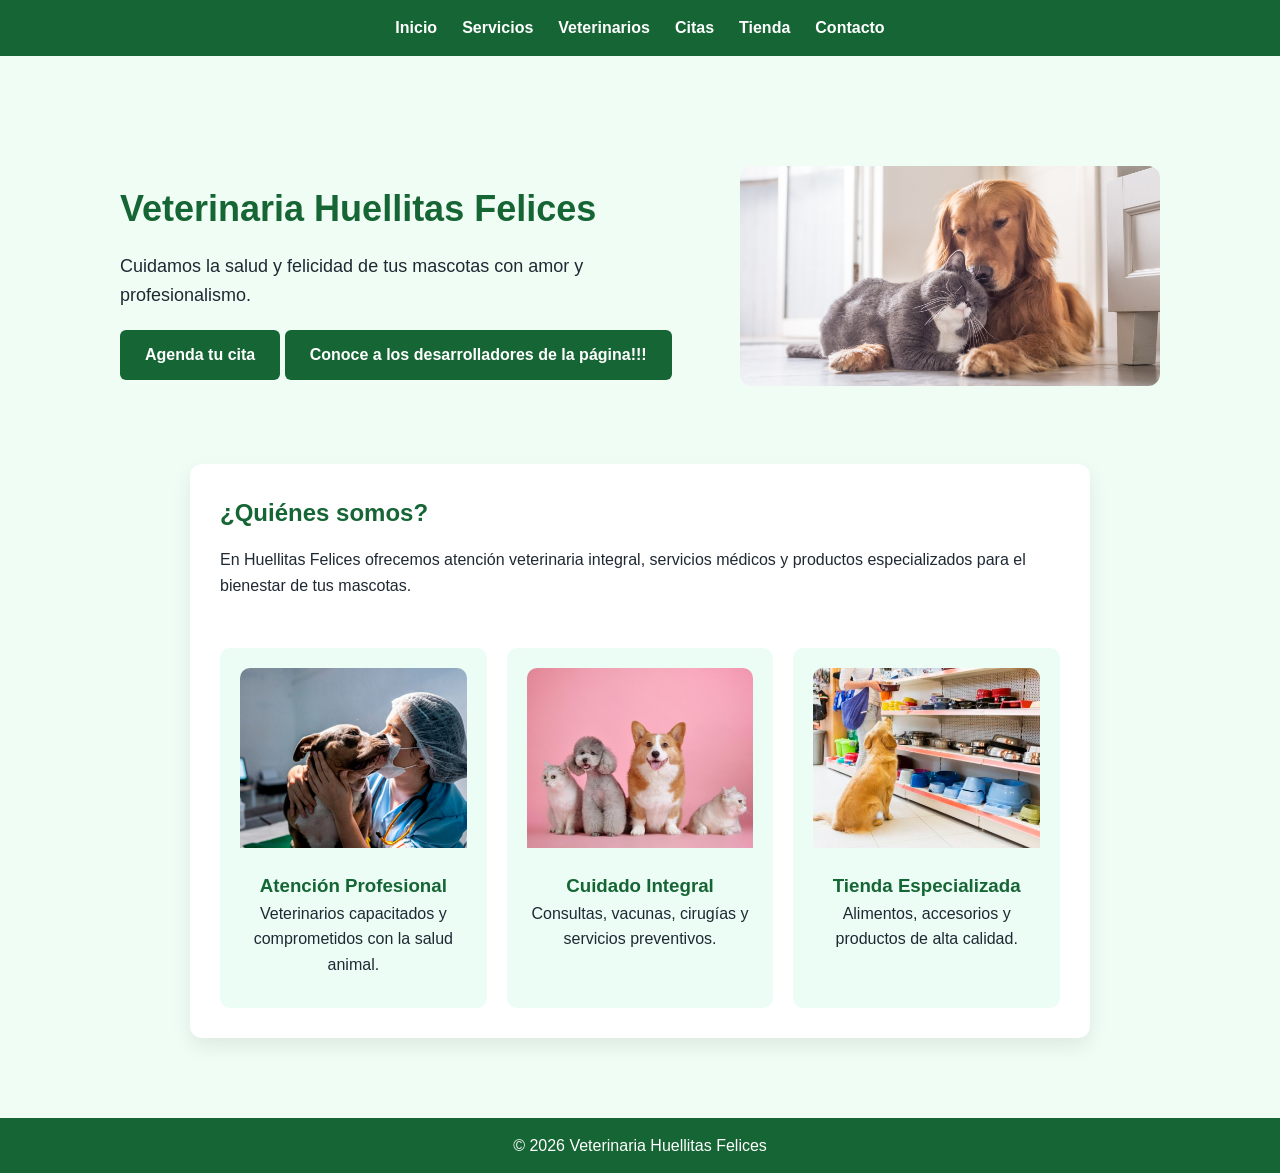
<file: index.html>
<!DOCTYPE html>
<html lang="es">
<head>
    <meta charset="UTF-8">
    <title>Huellitas Felices</title>
    <link rel="stylesheet" href="css/styles.css">
</head>
<body>

<header>
    <nav>
        <ul>
            <li><a href="index.html">Inicio</a></li>
            <li><a href="vistas/servicios.html">Servicios</a></li>
            <li><a href="vistas/veterinarios.html">Veterinarios</a></li>
            <li><a href="vistas/citas.html">Citas</a></li>
            <li><a href="vistas/tienda.html">Tienda</a></li>
            <li><a href="vistas/contacto.html">Contacto</a></li>
        </ul>
    </nav>
</header>

<main>

    <!-- presentación -->
    <section class="hero">
        <div class="hero-texto">
            <h1>Veterinaria Huellitas Felices</h1>
            <p>Cuidamos la salud y felicidad de tus mascotas con amor y profesionalismo.</p>
            <a href="vistas/citas.html" class="btn-principal">Agenda tu cita</a>
            <a href="vistas-personales/menu-datos-personales.html" class="btn-principal">
                Conoce a los desarrolladores de la página!!!</a>
        </div>
        <div class="hero-imagen">
            <img src="img/menu/hero-mascotas.jpg" alt="Perro y gato felices">
        </div>
    </section>

    <!-- sección principal -->
    <section class="section">
        <h2>¿Quiénes somos?</h2>
        <p>
            En Huellitas Felices ofrecemos atención veterinaria integral,
            servicios médicos y productos especializados para el bienestar
            de tus mascotas.
        </p>

        <div class="cards-inicio">

            <div class="card">
                <img src="img/menu/consulta.jpg" alt="Consulta veterinaria">
                <h3>Atención Profesional</h3>
                <p>Veterinarios capacitados y comprometidos con la salud animal.</p>
            </div>

            <div class="card">
                <img src="img/menu/mascotas.jpg" alt="Mascotas felices">
                <h3>Cuidado Integral</h3>
                <p>Consultas, vacunas, cirugías y servicios preventivos.</p>
            </div>

            <div class="card">
                <img src="img/menu/tienda.jpg" alt="Tienda para mascotas">
                <h3>Tienda Especializada</h3>
                <p>Alimentos, accesorios y productos de alta calidad.</p>
            </div>

        </div>
    </section>

</main>

<footer>
    <p>© 2026 Veterinaria Huellitas Felices</p>
</footer>

</body>
</html>
</file>
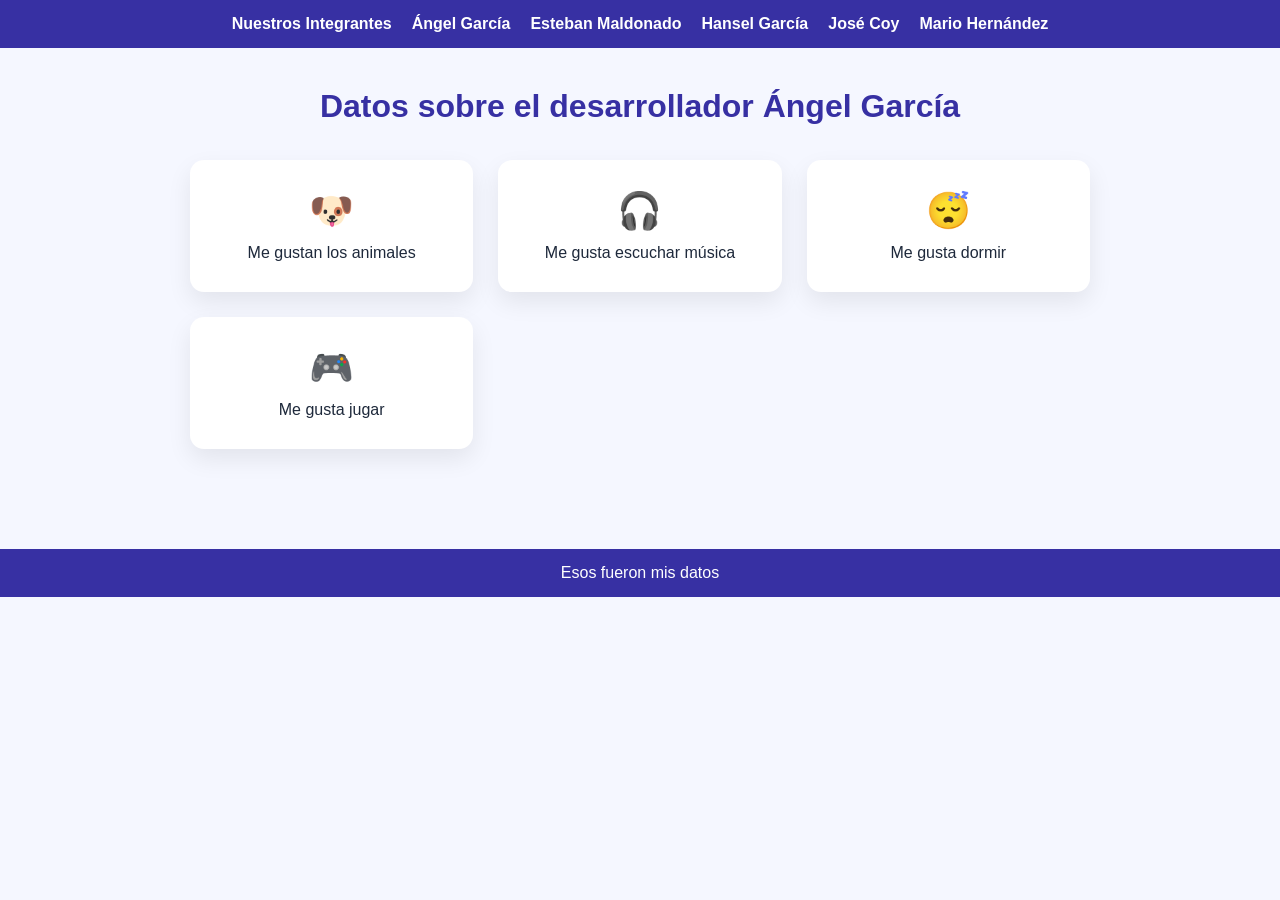
<file: vistas-personales/angel-garcia.html>
<!DOCTYPE html>
<html lang="es">
<head>
    <meta charset="UTF-8">
    <title>Datos sobre mí | Ángel García</title>
    <link rel="stylesheet" href="../css/personales.css">
</head>

<body>

<header>
    <nav>
        <ul>
            <li><a href="menu-datos-personales.html">Nuestros Integrantes</a></li>
            <li><a href="angel-garcia.html">Ángel García</a></li>
            <li><a href="esteban-madonado.html">Esteban Maldonado</a></li>
            <li><a href="hansel-garcia.html">Hansel García</a></li>
            <li><a href="jose-coy.html">José Coy</a></li>
            <li><a href="mario-hernandez.html">Mario Hernández</a></li>
        </ul>
    </nav>
</header>

<main>
    <h1>Datos sobre el desarrollador Ángel García</h1>

    <section class="cards">
        <div class="card">
            <span>🐶</span>
            <p>Me gustan los animales</p>
        </div>

        <div class="card">
            <span>🎧</span>
            <p>Me gusta escuchar música</p>
        </div>

        <div class="card">
            <span>😴</span>
            <p>Me gusta dormir</p>
        </div>

        <div class="card">
            <span>🎮</span>
            <p>Me gusta jugar</p>
        </div>
    </section>
</main>

<footer>
    <p>Esos fueron mis datos</p>
</footer>

</body>
</html>
</file>
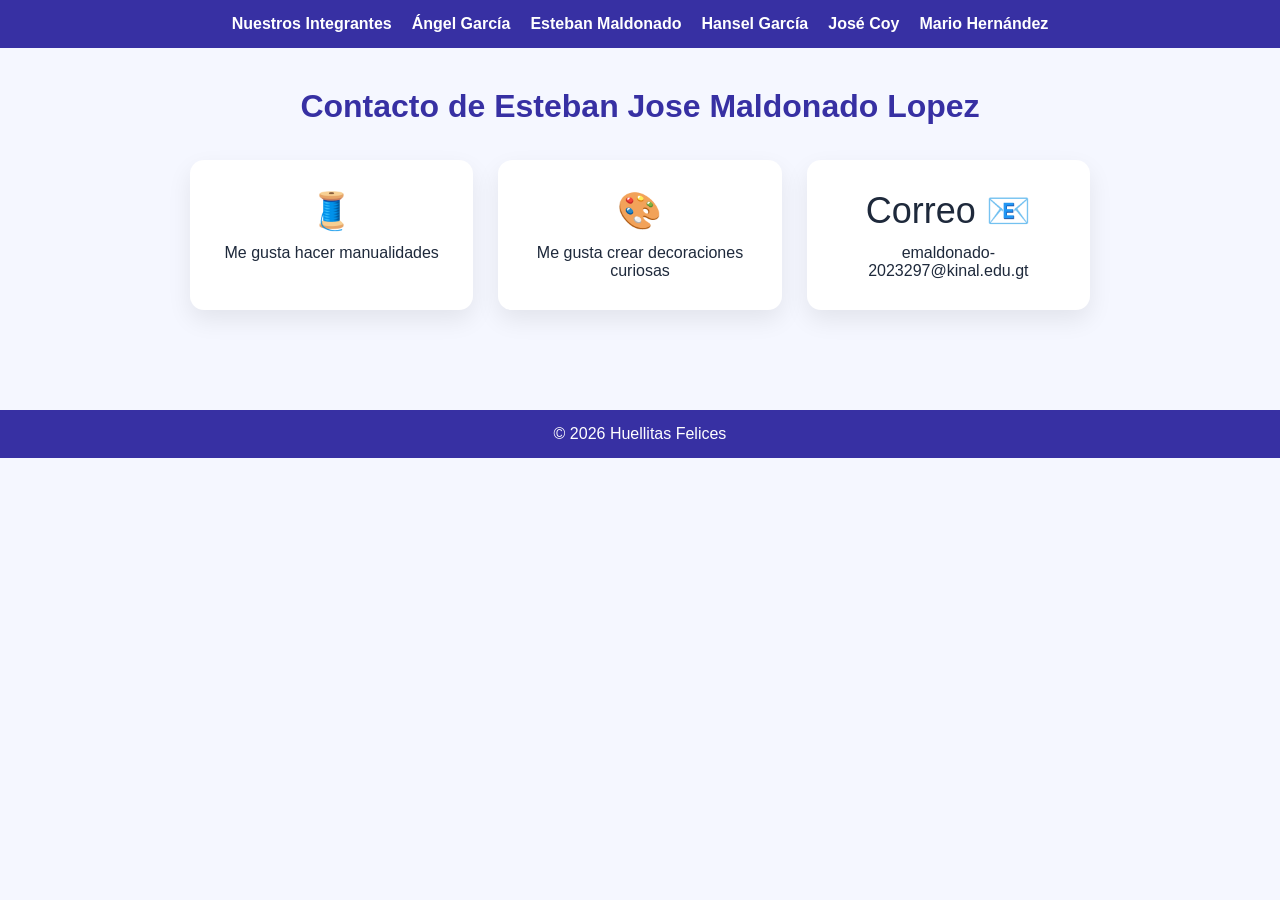
<file: vistas-personales/esteban-madonado.html>
<!DOCTYPE html>
<html lang="es">
<head>
    <meta charset="UTF-8">
    <title>Datos sobre mí | Esteban Maldonado</title>
    <link rel="stylesheet" href="../css/personales.css">
</head>

<body>

<header>
    <nav>
        <ul>
            <li><a href="menu-datos-personales.html">Nuestros Integrantes</a></li>
            <li><a href="angel-garcia.html">Ángel García</a></li>
            <li><a href="esteban-madonado.html">Esteban Maldonado</a></li>
            <li><a href="hansel-garcia.html">Hansel García</a></li>
            <li><a href="jose-coy.html">José Coy</a></li>
            <li><a href="mario-hernandez.html">Mario Hernández</a></li>
        </ul>
    </nav>
</header>

<main>
    <h1>Contacto de Esteban Jose Maldonado Lopez</h1>

    <section class="cards">

        <div class="card">
            <span>🧵</span>
            Me gusta hacer manualidades
        </div>

        <div class="card">
            <span>🎨</span>
            Me gusta crear decoraciones curiosas
        </div>

        <div class="card">
            <span>Correo 📧</span>
            emaldonado-2023297@kinal.edu.gt
        </div>

    </section>
</main>

<footer>
    <p>© 2026 Huellitas Felices</p>
</footer>

</body>
</html>
</file>
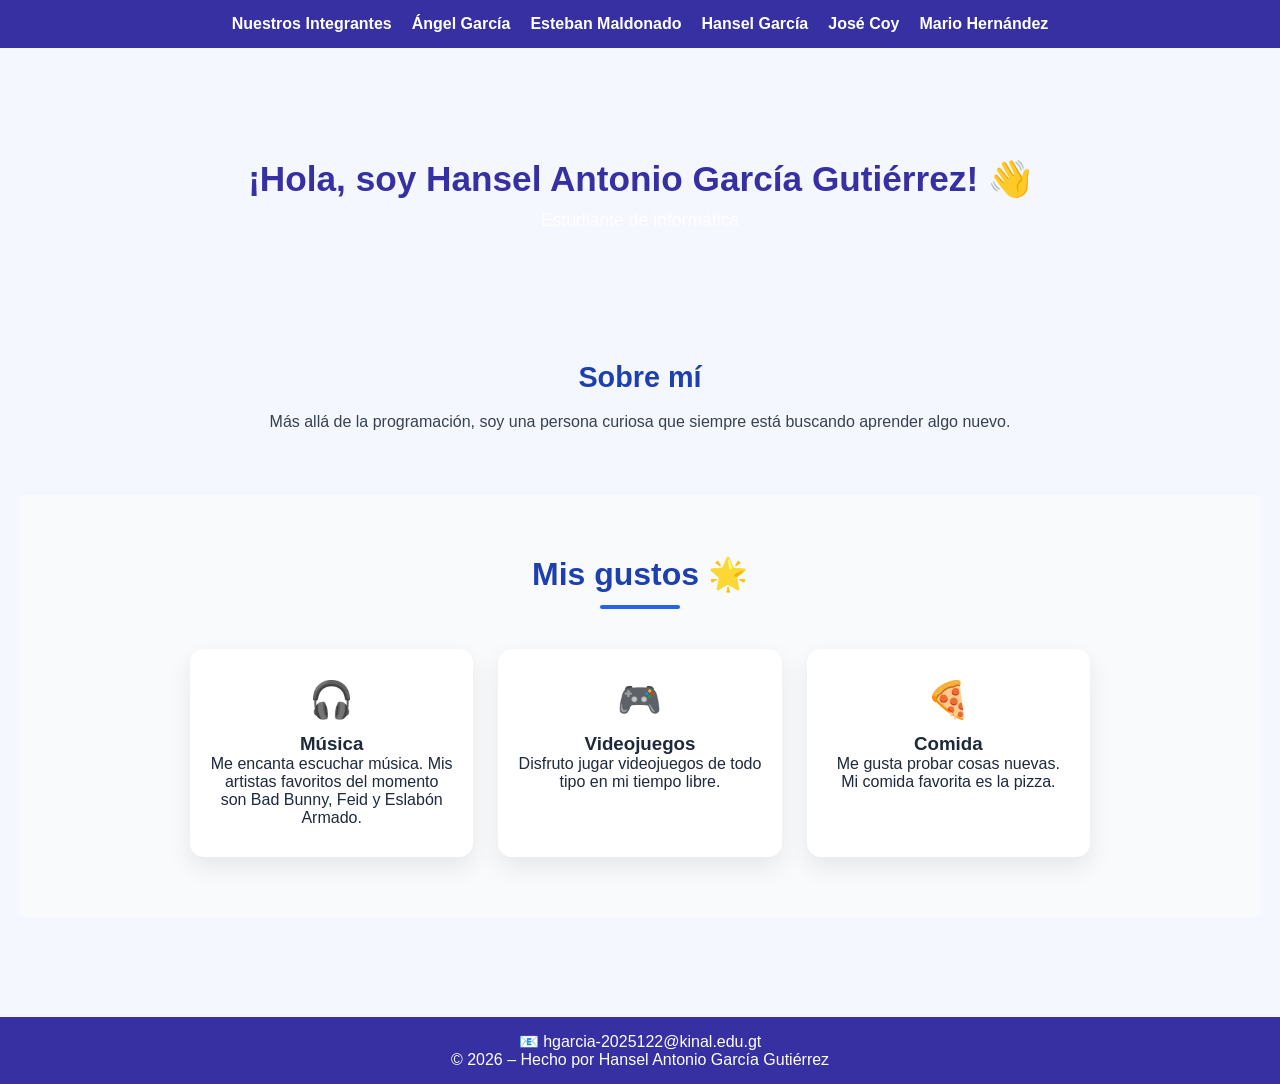
<file: vistas-personales/hansel-garcia.html>
<!DOCTYPE html>
<html lang="es">

<head>
    <meta charset="UTF-8">
    <meta name="viewport" content="width=device-width, initial-scale=1.0">
    <title>Mi Perfil Personal | Hansel Antonio García Gutiérrez</title>
    <link rel="stylesheet" href="../css/personales.css">
</head>

<body>

<header>
    <nav>
        <ul>
            <li><a href="menu-datos-personales.html">Nuestros Integrantes</a></li>
            <li><a href="angel-garcia.html">Ángel García</a></li>
            <li><a href="esteban-madonado.html">Esteban Maldonado</a></li>
            <li><a href="hansel-garcia.html">Hansel García</a></li>
            <li><a href="jose-coy.html">José Coy</a></li>
            <li><a href="mario-hernandez.html">Mario Hernández</a></li>
        </ul>
    </nav>
</header>

<main>

    <section class="perfil-hero">
        <h1>¡Hola, soy Hansel Antonio García Gutiérrez! 👋</h1>
        <p>Estudiante de informática</p>
    </section>

    <section class="section-compromiso">
        <h2>Sobre mí</h2>
        <p>
            Más allá de la programación, soy una persona curiosa que siempre está
            buscando aprender algo nuevo.
        </p>
    </section>

    <section class="section-servicios">
        <h2>Mis gustos 🌟</h2>

        <div class="cards">
            <div class="card">
                <span>🎧</span>
                <h3>Música</h3>
                <p>
                    Me encanta escuchar música. Mis artistas favoritos del momento son
                    Bad Bunny, Feid y Eslabón Armado.
                </p>
            </div>

            <div class="card">
                <span>🎮</span>
                <h3>Videojuegos</h3>
                <p>
                    Disfruto jugar videojuegos de todo tipo en mi tiempo libre.
                </p>
            </div>

            <div class="card">
                <span>🍕</span>
                <h3>Comida</h3>
                <p>
                    Me gusta probar cosas nuevas. Mi comida favorita es la pizza.
                </p>
            </div>
        </div>
    </section>

</main>

<footer>
    <p>📧 hgarcia-2025122@kinal.edu.gt</p>
    <p>© 2026 – Hecho por Hansel Antonio García Gutiérrez</p>
</footer>

</body>
</html>
</file>
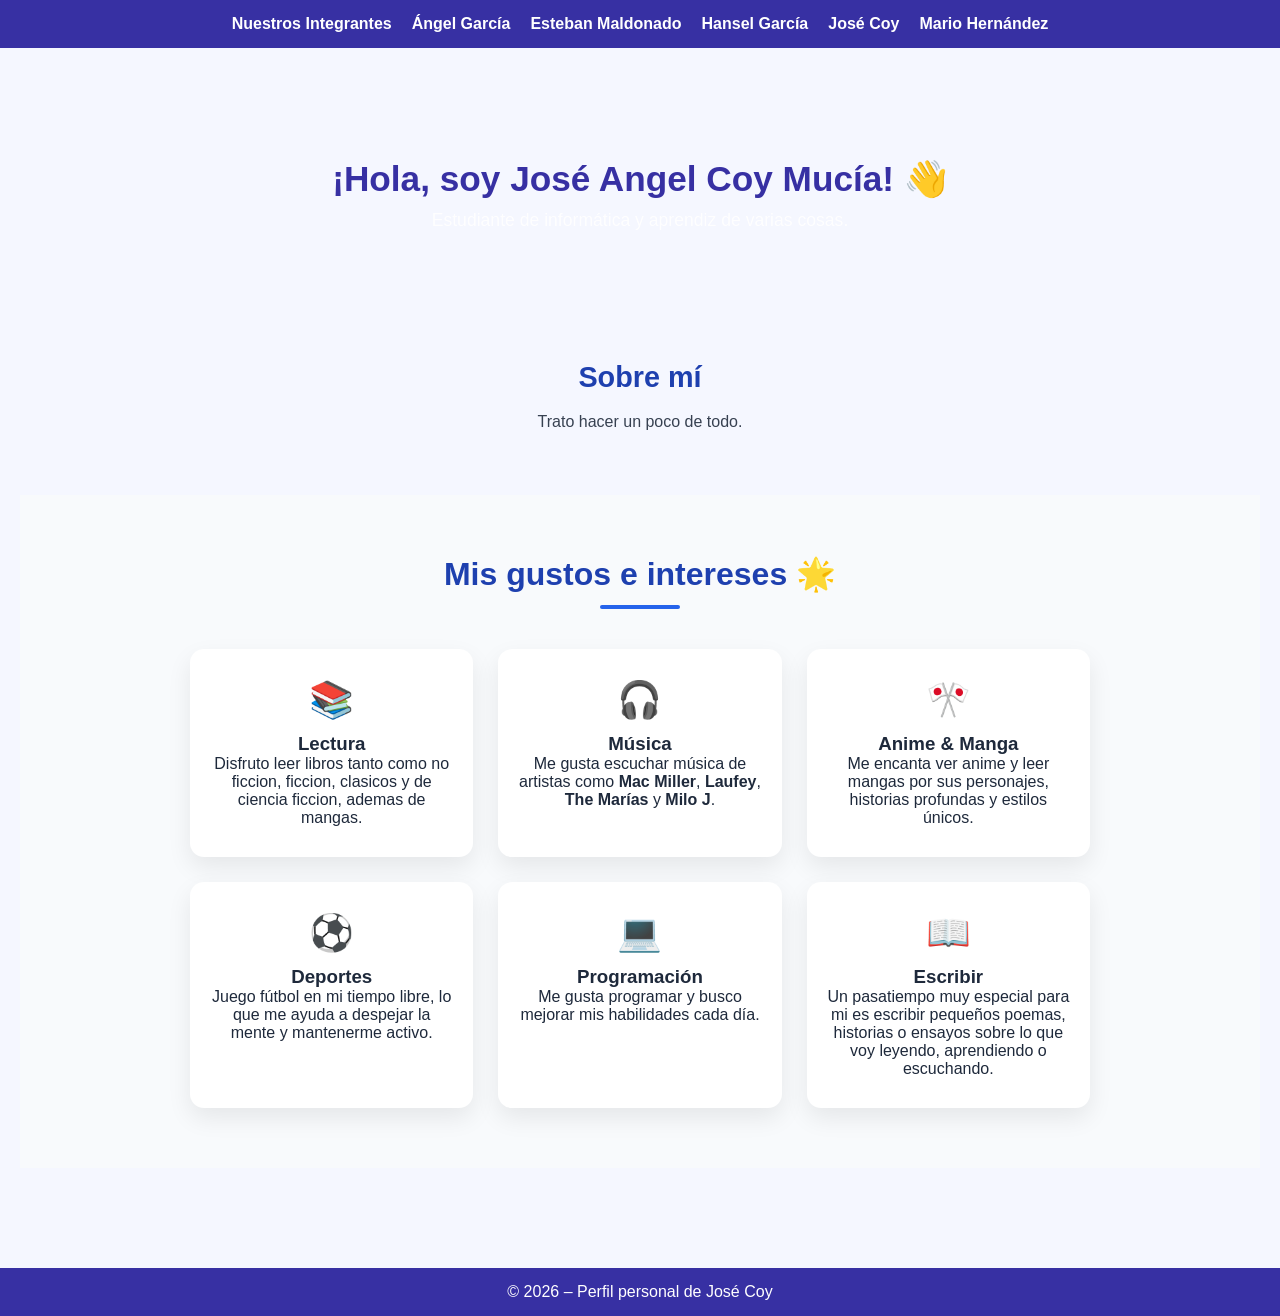
<file: vistas-personales/jose-coy.html>
<!DOCTYPE html>
<html lang="es">
<head>
    <meta charset="UTF-8" />
    <meta name="viewport" content="width=device-width, initial-scale=1.0" />
    <title>Perfil | José Coy</title>
    <link rel="stylesheet" href="../css/personales.css">
</head>

<body>

<header>
    <nav>
        <ul>
            <li><a href="menu-datos-personales.html">Nuestros Integrantes</a></li>
            <li><a href="angel-garcia.html">Ángel García</a></li>
            <li><a href="esteban-madonado.html">Esteban Maldonado</a></li>
            <li><a href="hansel-garcia.html">Hansel García</a></li>
            <li><a href="jose-coy.html">José Coy</a></li>
            <li><a href="mario-hernandez.html">Mario Hernández</a></li>
        </ul>
    </nav>
</header>

<main>

    <!-- HERO -->
    <section class="perfil-hero">
        <h1>¡Hola, soy José Angel Coy Mucía! 👋</h1>
        <p>Estudiante de informática y aprendiz de varias cosas.</p>
    </section>

    <!-- SOBRE MÍ -->
    <section class="section-compromiso">
        <h2>Sobre mí</h2>
        <p>
            Trato hacer un poco de todo.
        </p>
    </section>

    <!-- GUSTOS -->
    <section class="section-servicios">
        <h2>Mis gustos e intereses 🌟</h2>

        <div class="cards">

            <div class="card">
                <span>📚</span>
                <h3>Lectura</h3>
                <p>
                    Disfruto leer libros tanto como no ficcion, ficcion, 
                    clasicos y de ciencia ficcion, ademas de mangas.
                </p>
            </div>

            <div class="card">
                <span>🎧</span>
                <h3>Música</h3>
                <p>
                    Me gusta escuchar música de artistas como
                    <strong>Mac Miller</strong>, <strong>Laufey</strong>,
                    <strong>The Marías</strong> y <strong>Milo J</strong>.
                </p>
            </div>

            <div class="card">
                <span>🎌</span>
                <h3>Anime & Manga</h3>
                <p>
                    Me encanta ver anime y leer mangas por sus personajes,
                    historias profundas y estilos únicos.
                </p>
            </div>

            <div class="card">
                <span>⚽</span>
                <h3>Deportes</h3>
                <p>
                    Juego fútbol en mi tiempo libre, lo que me ayuda a
                    despejar la mente y mantenerme activo.
                </p>
            </div>

            <div class="card">
                <span>💻</span>
                <h3>Programación</h3>
                <p>
                    Me gusta programar y busco mejorar mis habilidades cada día.
                </p>
            </div>

            <div class="card">
                <span>📖</span>
                <h3>Escribir</h3>
                <p>
                    Un pasatiempo muy especial para mi es escribir pequeños poemas,
                    historias o ensayos sobre lo que voy leyendo, aprendiendo o escuchando.
                </p>
            </div>

        </div>
    </section>

</main>

<footer>
    <p>© 2026 – Perfil personal de José Coy</p>
</footer>

</body>
</html>
</file>
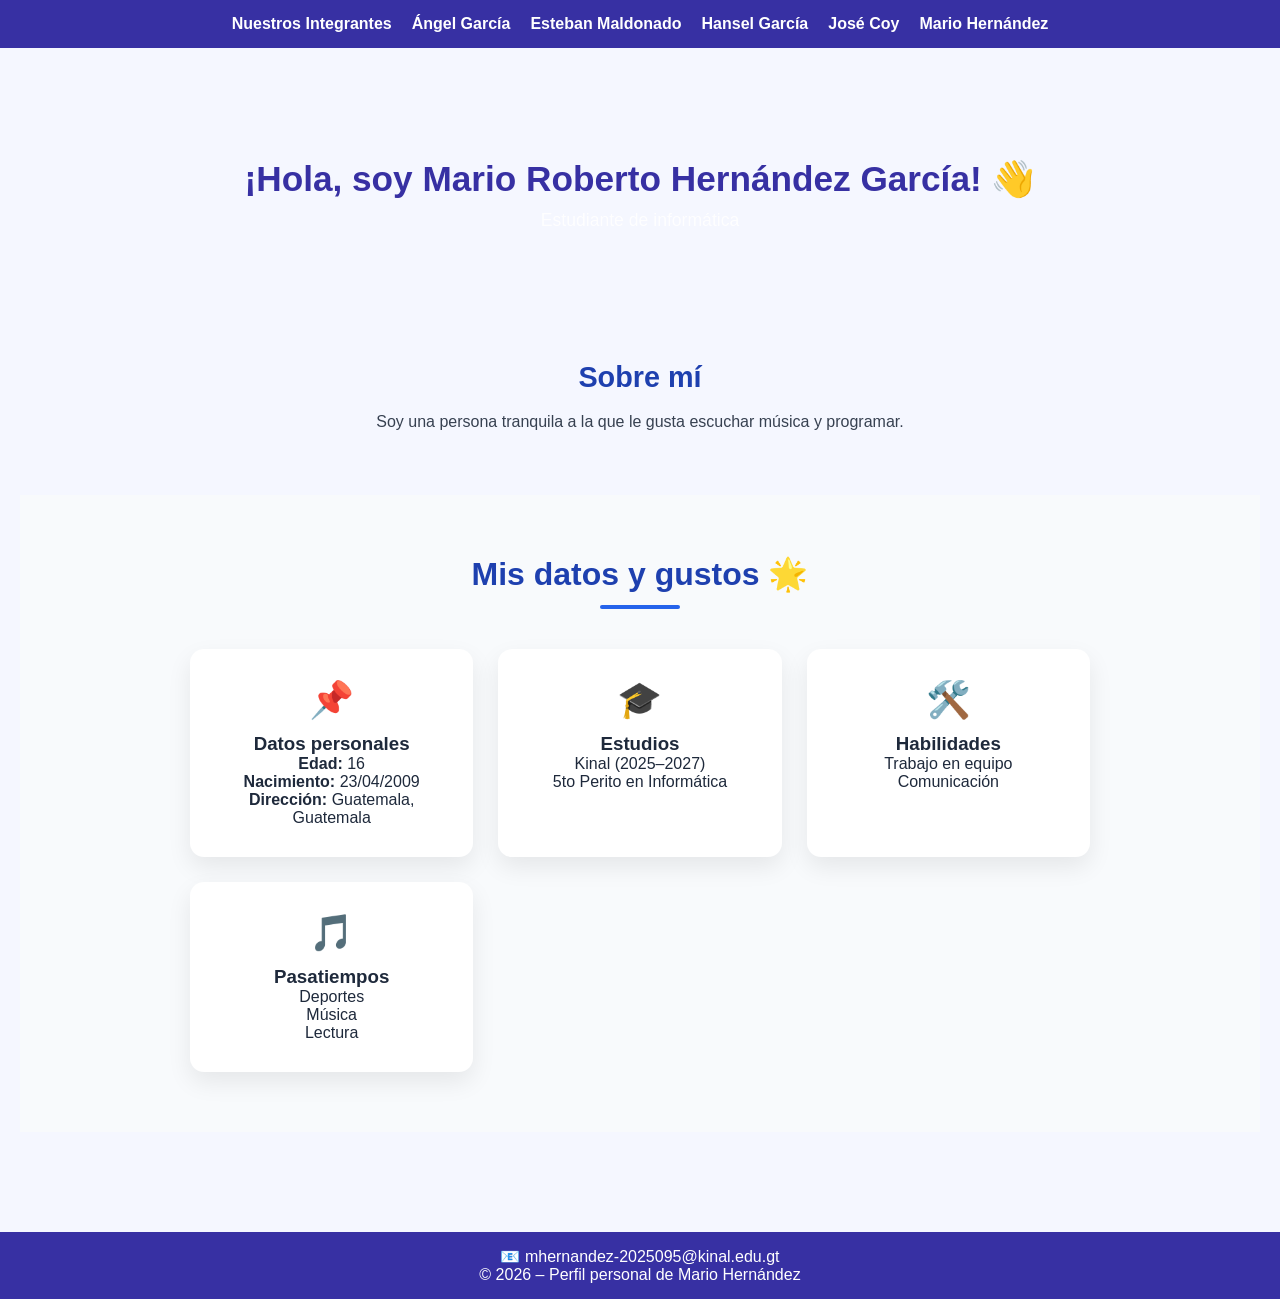
<file: vistas-personales/mario-hernandez.html>
<!DOCTYPE html>
<html lang="es">
<head>
    <meta charset="UTF-8" />
    <meta name="viewport" content="width=device-width, initial-scale=1.0" />
    <title>Perfil | Mario Roberto Hernández García</title>
    <link rel="stylesheet" href="../css/personales.css">
</head>

<body>

<header>
    <nav>
        <ul>
            <li><a href="menu-datos-personales.html">Nuestros Integrantes</a></li>
            <li><a href="angel-garcia.html">Ángel García</a></li>
            <li><a href="esteban-madonado.html">Esteban Maldonado</a></li>
            <li><a href="hansel-garcia.html">Hansel García</a></li>
            <li><a href="jose-coy.html">José Coy</a></li>
            <li><a href="mario-hernandez.html">Mario Hernández</a></li>
        </ul>
    </nav>
</header>

<main>

    <section class="perfil-hero">
        <h1>¡Hola, soy Mario Roberto Hernández García! 👋</h1>
        <p>Estudiante de informática</p>
    </section>

    <section class="section-compromiso">
        <h2>Sobre mí</h2>
        <p>
            Soy una persona tranquila a la que le gusta escuchar música
            y programar.
        </p>
    </section>

    <section class="section-servicios">
        <h2>Mis datos y gustos 🌟</h2>

        <div class="cards">
            <div class="card">
                <span>📌</span>
                <h3>Datos personales</h3>
                <p><strong>Edad:</strong> 16</p>
                <p><strong>Nacimiento:</strong> 23/04/2009</p>
                <p><strong>Dirección:</strong> Guatemala, Guatemala</p>
            </div>

            <div class="card">
                <span>🎓</span>
                <h3>Estudios</h3>
                <p>Kinal (2025–2027)</p>
                <p>5to Perito en Informática</p>
            </div>

            <div class="card">
                <span>🛠️</span>
                <h3>Habilidades</h3>
                <p>Trabajo en equipo</p>
                <p>Comunicación</p>
            </div>

            <div class="card">
                <span>🎵</span>
                <h3>Pasatiempos</h3>
                <p>Deportes</p>
                <p>Música</p>
                <p>Lectura</p>
            </div>
        </div>
    </section>

</main>

<footer class="perfil-footer">
    <p>📧 mhernandez-2025095@kinal.edu.gt</p>
    <p>© 2026 – Perfil personal de Mario Hernández</p>
</footer>

</body>
</html>
</file>
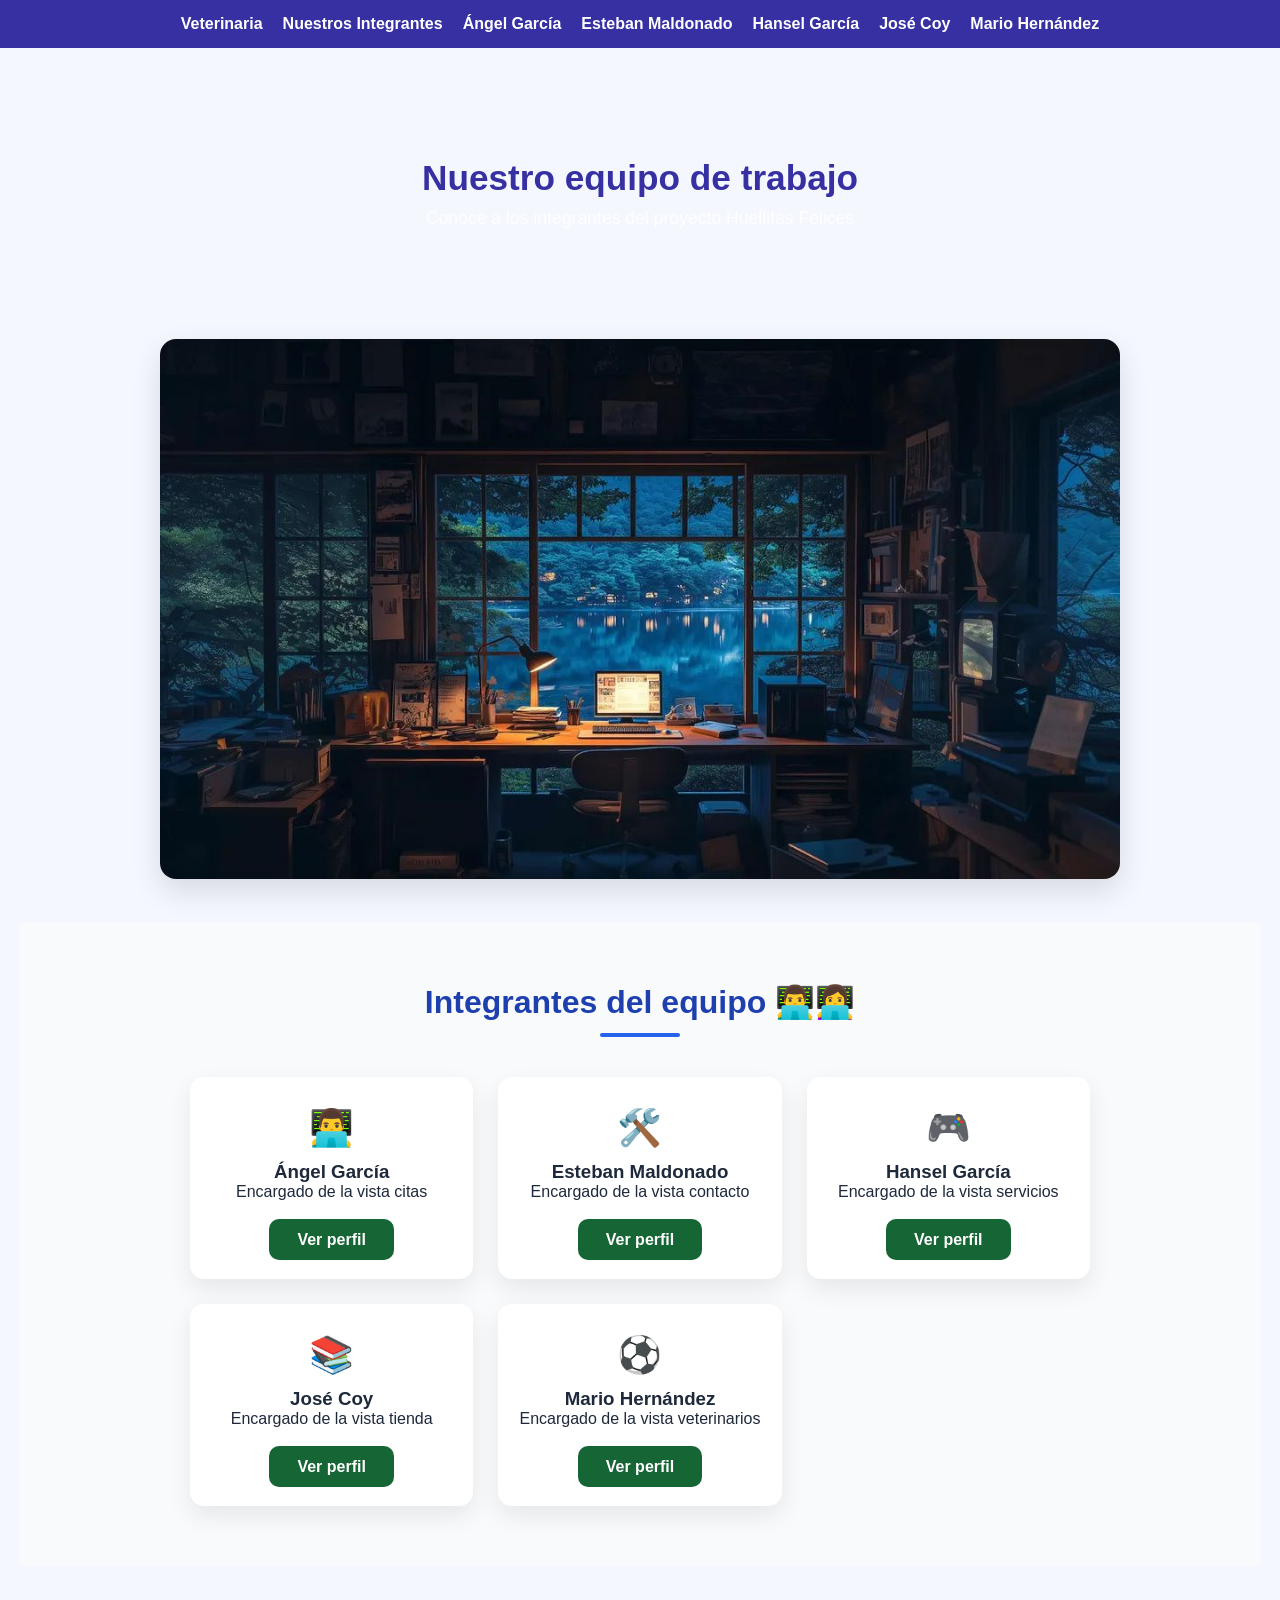
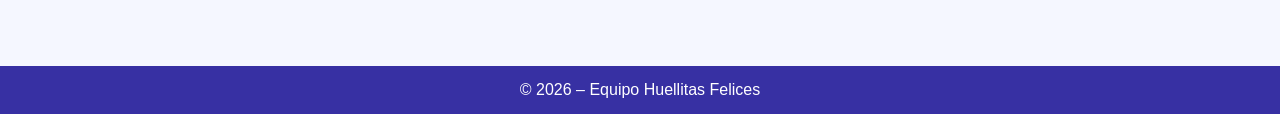
<file: vistas-personales/menu-datos-personales.html>
<!DOCTYPE html>
<html lang="es">
<head>
    <meta charset="UTF-8" />
    <meta name="viewport" content="width=device-width, initial-scale=1.0" />
    <title>Nuestros Integrantes | Huellitas Felices</title>
    <link rel="stylesheet" href="../css/personales.css">
</head>

<body>

<header>
    <nav>
        <ul>
            <li><a href="../index.html">Veterinaria</a></li>
            <li><a href="menu-datos-personales.html">Nuestros Integrantes</a></li>
            <li><a href="angel-garcia.html">Ángel García</a></li>
            <li><a href="esteban-madonado.html">Esteban Maldonado</a></li>
            <li><a href="hansel-garcia.html">Hansel García</a></li>
            <li><a href="jose-coy.html">José Coy</a></li>
            <li><a href="mario-hernandez.html">Mario Hernández</a></li>
        </ul>
    </nav>
</header>

<main>

    <section class="perfil-hero">
        <h1>Nuestro equipo de trabajo </h1>
        <p>Conoce a los integrantes del proyecto Huellitas Felices</p>
    </section>

    <section style="max-width: 1000px; margin: 40px auto; padding: 0 20px;">
        <img 
            src="../img/menu/integrantes-banner.jpg" 
            alt="Equipo de trabajo"
            style="
                width: 100%;
                border-radius: 16px;
                box-shadow: 0 12px 30px rgba(0,0,0,0.12);
            "
        >
    </section>

    <!-- CARDS DE INTEGRANTES -->
    <section class="section-servicios">
        <h2>Integrantes del equipo 👨‍💻👩‍💻</h2>

        <div class="cards">

            <div class="card">
                <span>👨‍💻</span>
                <h3>Ángel García</h3>
                <p>Encargado de la vista citas</p>
                <div class="action-button">
                    <a href="angel-garcia.html">Ver perfil</a>
                </div>
            </div>

            <div class="card">
                <span>🛠️</span>
                <h3>Esteban Maldonado</h3>
                <p>Encargado de la vista contacto</p>
                <div class="action-button">
                    <a href="esteban-madonado.html">Ver perfil</a>
                </div>
            </div>

            <div class="card">
                <span>🎮</span>
                <h3>Hansel García</h3>
                <p>Encargado de la vista servicios</p>
                <div class="action-button">
                    <a href="hansel-garcia.html">Ver perfil</a>
                </div>
            </div>

            <div class="card">
                <span>📚</span>
                <h3>José Coy</h3>
                <p>Encargado de la vista tienda</p>
                <div class="action-button">
                    <a href="jose-coy.html">Ver perfil</a>
                </div>
            </div>

            <div class="card">
                <span>⚽</span>
                <h3>Mario Hernández</h3>
                <p>Encargado de la vista veterinarios</p>
                <div class="action-button">
                    <a href="mario-hernandez.html">Ver perfil</a>
                </div>
            </div>

        </div>
    </section>

</main>

<footer>
    <p>© 2026 – Equipo Huellitas Felices</p>
</footer>

</body>
</html>
</file>
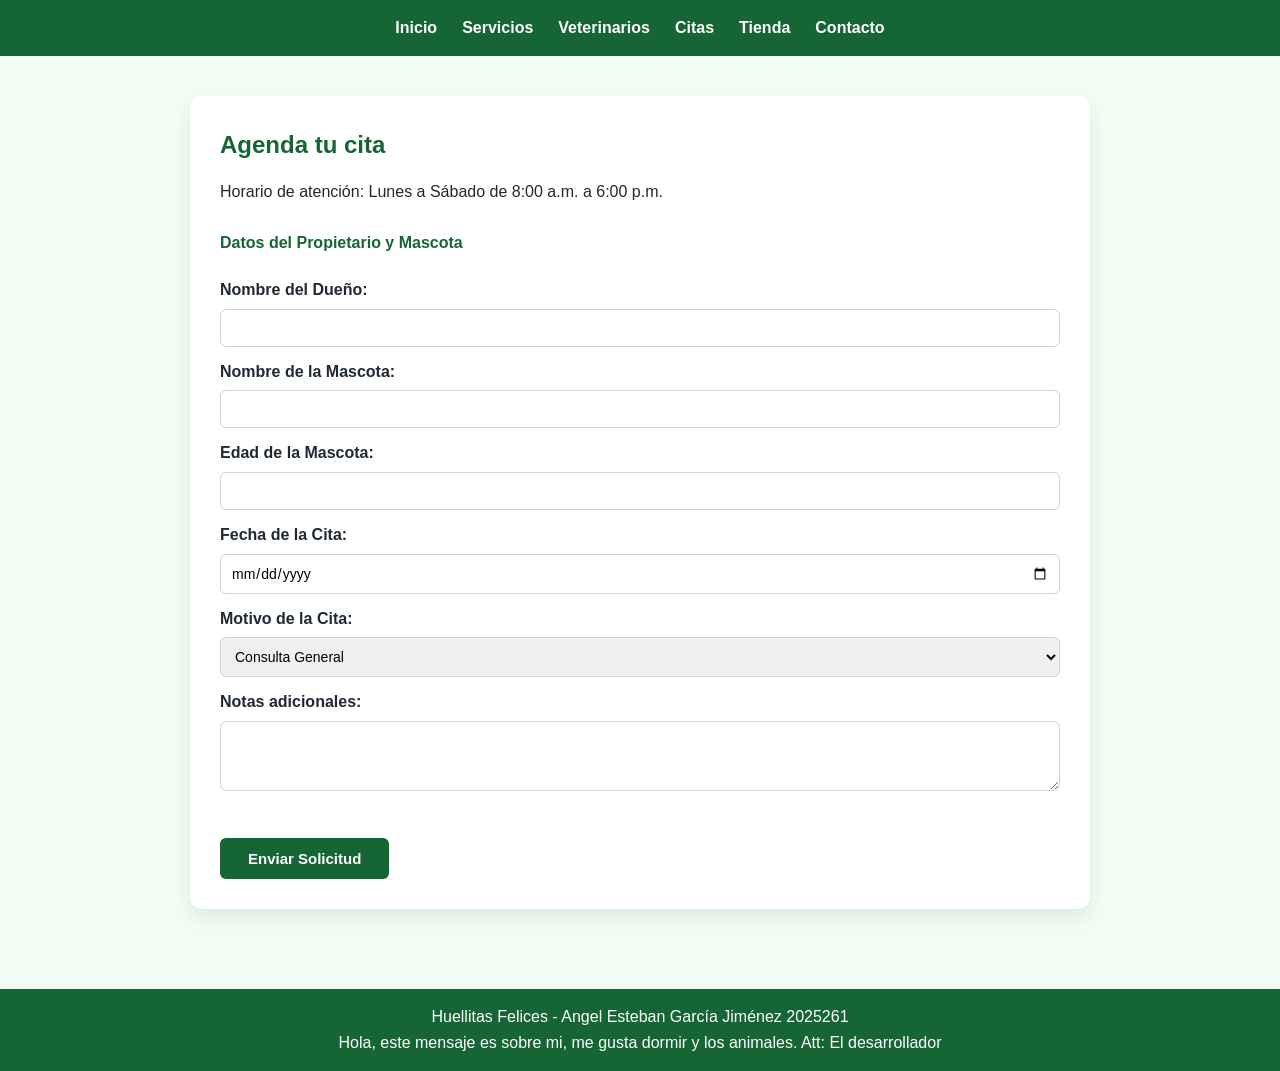
<file: vistas/citas.html>
<!DOCTYPE html>
<html lang="es">
<head>
    <meta charset="UTF-8">
    <title>Citas | Huellitas Felices</title>
    <link rel="stylesheet" href="../css/styles.css">
</head>
<body>

<header>
    <nav>
        <ul>
            <li><a href="../index.html">Inicio</a></li>
            <li><a href="servicios.html">Servicios</a></li>
            <li><a href="veterinarios.html">Veterinarios</a></li>
            <li><a href="citas.html">Citas</a></li>
            <li><a href="tienda.html">Tienda</a></li>
            <li><a href="contacto.html">Contacto</a></li>
        </ul>
    </nav>
</header>

<main>
    <section class="section">

        <h1>Agenda tu cita</h1>
        <p>Horario de atención: Lunes a Sábado de 8:00 a.m. a 6:00 p.m.</p>

        <form class="form-citas">
            <fieldset>
                <legend>Datos del Propietario y Mascota</legend>
                <label for="nombre-dueno">Nombre del Dueño:</label>
                <input type="text" id="nombre-dueno" name="nombre-dueno" required>

                <label for="nombre-mascota">Nombre de la Mascota:</label>
                <input type="text" id="nombre-mascota" name="nombre-mascota" required>
                
                <label for="edad-mascota">Edad de la Mascota:</label>
                <input type="number" id="edad-mascota" name="edad-mascota" min="0" required>


                <label for="fecha">Fecha de la Cita:</label>
                <input type="date" id="fecha" name="fecha" required>

                <label for="motivo">Motivo de la Cita:</label>
                <select id="motivo" name="motivo">
                    <option value="consulta">Consulta General</option>
                    <option value="vacuna">Vacunación</option>
                    <option value="estetica">Estética</option>
                    <option value="cirugia">Cirugía</option>
                </select>

                <label for="notas">Notas adicionales:</label>
               

                <textarea id="notas" name="notas" rows="3"></textarea>
            </fieldset>

            <button type="submit">Enviar Solicitud</button>
        </form>
    </section>
</main>

<footer>
    <p>Huellitas Felices - Angel Esteban García Jiménez 2025261</p>
    <p>Hola, este mensaje es sobre mi, me gusta dormir y los animales. Att: El desarrollador</p>
</footer>

</body>
</html>
</file>
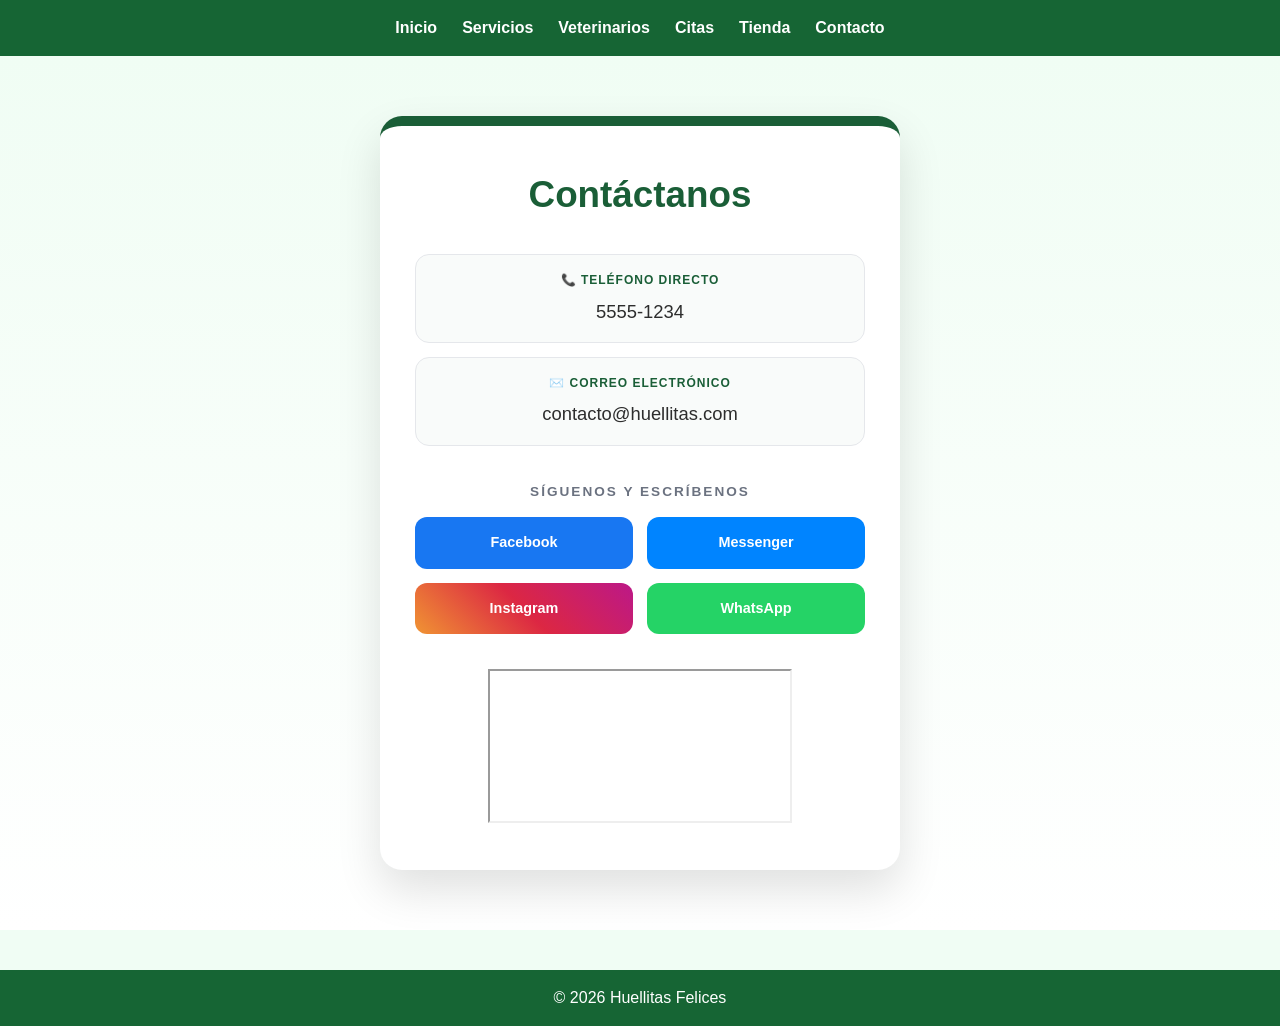
<file: vistas/contacto.html>
<!DOCTYPE html>
<html lang="es">
<head>
    <meta charset="UTF-8">
    <title>Contacto | Huellitas Felices</title>
    <link rel="stylesheet" href="../css/styles.css">
</head>
<body>

<header>
    <nav>
        <ul>
            <li><a href="../index.html">Inicio</a></li>
            <li><a href="servicios.html">Servicios</a></li>
            <li><a href="veterinarios.html">Veterinarios</a></li>
            <li><a href="citas.html">Citas</a></li>
            <li><a href="tienda.html">Tienda</a></li>
            <li><a href="contacto.html">Contacto</a></li>
        </ul>
    </nav>
</header>

<main class="contacto-wrapper">
    <section class="contacto-card">
        <h1>Contáctanos</h1>
        
        <a href="tel:55551234" class="info-link">
            <span>📞 Teléfono Directo</span>
            <p>5555-1234</p>
        </a>

        <a href="mailto:contacto@huellitas.com" class="info-link">
            <span>✉️ Correo Electrónico</span>
            <p>contacto@huellitas.com</p>
        </a>

        <p class="redes-titulo">Síguenos y Escríbenos</p>
        <div class="redes-grid">
            <a href="https://facebook.com" target="_blank" class="btn-social fb">Facebook</a>
            <a href="https://m.me/huellitas" target="_blank" class="btn-social msgr">Messenger</a>
            <a href="https://instagram.com" target="_blank" class="btn-social inst">Instagram</a>
            <a href="https://wa.me/50255551234" target="_blank" class="btn-social wapp">WhatsApp</a>
        </div>

        <div class="mapa-container" style="margin-top: 25px;">
            <iframe 
                src="https://www.google.com/maps/embed?pb=!1m18!1m12!1m3!1d15440.000000000002!2d-90.513!3d14.634!2m3!1f0!2f0!3f0!3m2!1i1024!2i768!4f13.1!3m3!1m2!1s0x8589a180655c3345%3A0x4a72c13152427ef0!2sGuatemala!5e0!3m2!1ses!2sgt!4v1700000000000" 
                allowfullscreen="" 
                loading="lazy">
            </iframe>
        </div>
    </section>
</main>

<footer>
    <p>© 2026 Huellitas Felices </p>
</footer>

</body>
</html>
</file>
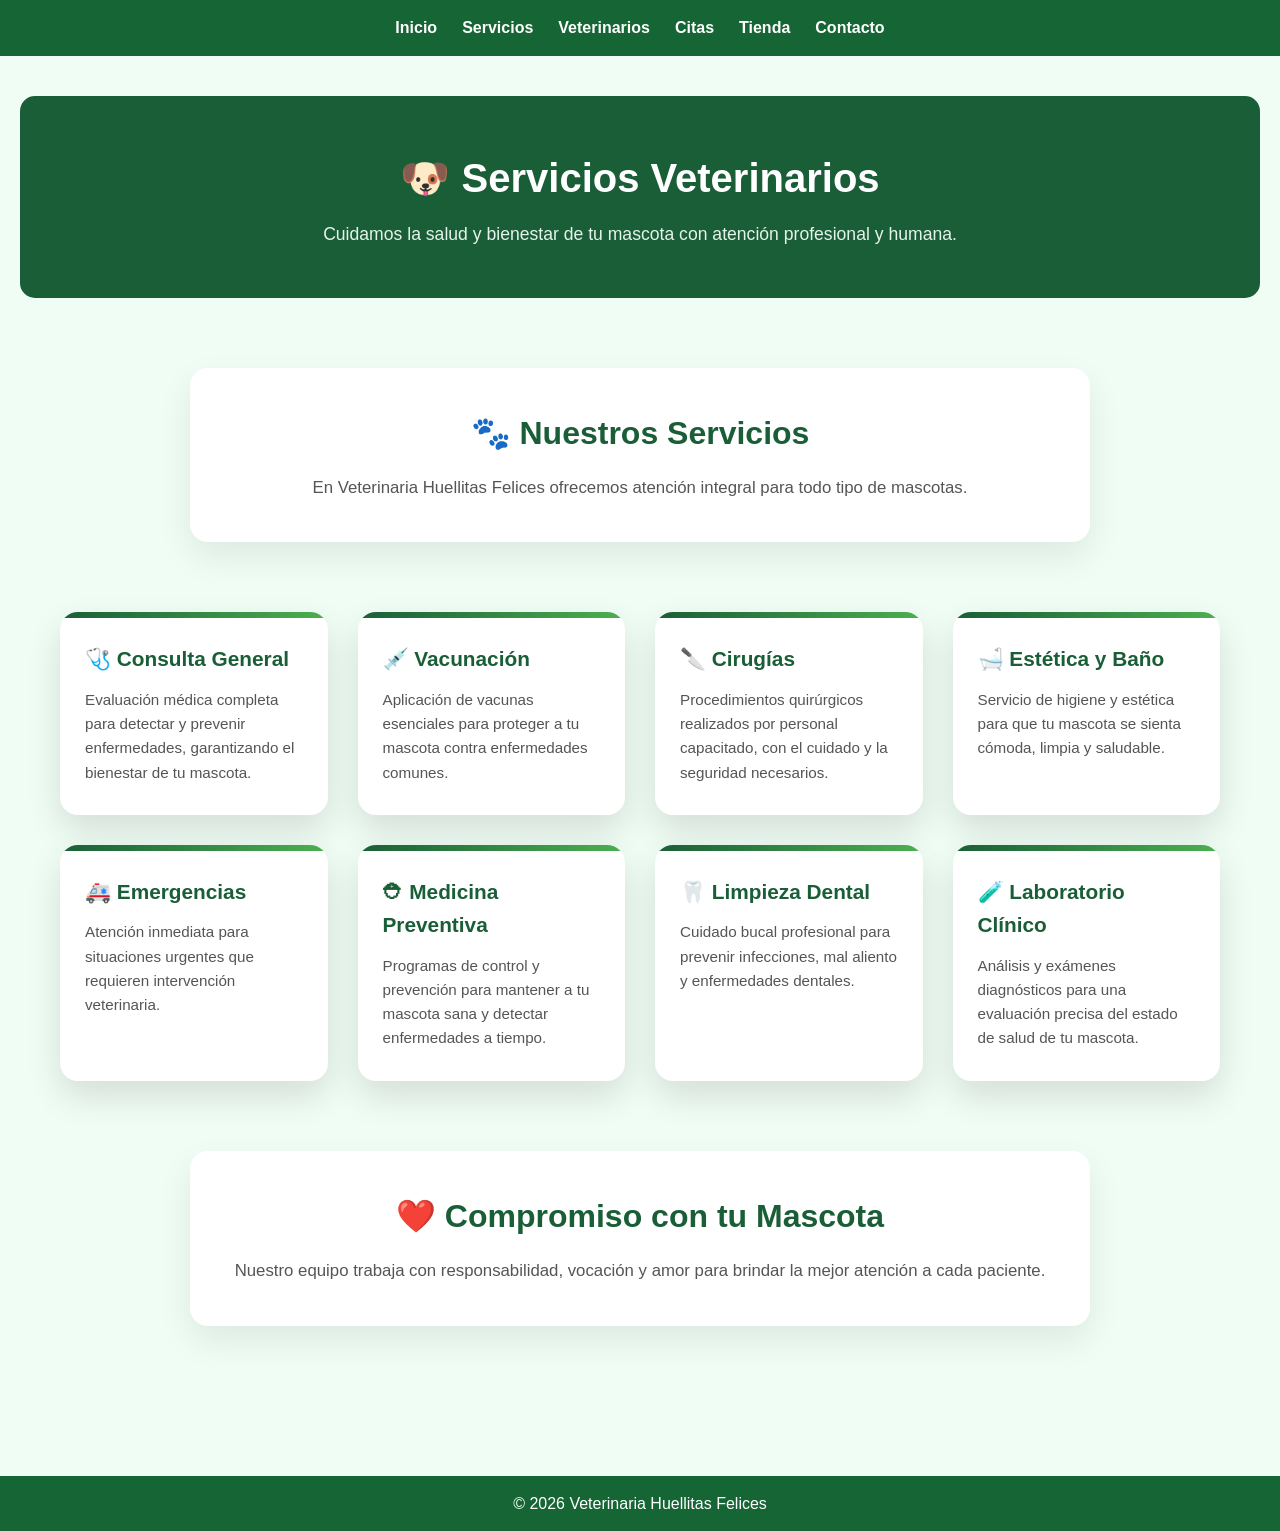
<file: vistas/servicios.html>
<!DOCTYPE html>
<html lang="es">

<head>
    <meta charset="UTF-8">
    <meta name="viewport" content="width=device-width, initial-scale=1.0">
    <title>Servicios | Huellitas Felices</title>
    <link rel="stylesheet" href="../css/styles.css">
</head>

<body>

    <header class="main-header">
        <nav aria-label="Menú principal">
            <ul>
                <li><a href="../index.html">Inicio</a></li>
                <li><a href="servicios.html" aria-current="page">Servicios</a></li>
                <li><a href="veterinarios.html">Veterinarios</a></li>
                <li><a href="citas.html">Citas</a></li>
                <li><a href="tienda.html">Tienda</a></li>
                <li><a href="contacto.html">Contacto</a></li>
            </ul>
        </nav>
    </header>

    <main>

        <!-- Encabezado de página -->
        <section class="section-header">
            <h1>🐶 Servicios Veterinarios</h1>
            <p>
                Cuidamos la salud y bienestar de tu mascota con atención profesional y humana.
            </p>
        </section>

        <section class="section-compromiso">
            <h2>🐾 Nuestros Servicios </h2>
            <p>
                En Veterinaria Huellitas Felices ofrecemos atención integral
                para todo tipo de mascotas.
            </p>
        </section>

        <!-- Servicios -->
        <section class="section-servicios">

            <article class="servicio">
                <h3>🩺 Consulta General</h3>
                <p>
                    Evaluación médica completa para detectar y prevenir enfermedades,
                    garantizando el bienestar de tu mascota.
                </p>
            </article>

            <article class="servicio">
                <h3>💉 Vacunación</h3>
                <p>
                    Aplicación de vacunas esenciales para proteger a tu mascota contra
                    enfermedades comunes.
                </p>
            </article>

            <article class="servicio">
                <h3>🔪 Cirugías</h3>
                <p>
                    Procedimientos quirúrgicos realizados por personal capacitado,
                    con el cuidado y la seguridad necesarios.
                </p>
            </article>

            <article class="servicio">
                <h3>🛁 Estética y Baño</h3>
                <p>
                    Servicio de higiene y estética para que tu mascota se sienta cómoda,
                    limpia y saludable.
                </p>
            </article>

            <article class="servicio">
                <h3>🚑 Emergencias</h3>
                <p>
                    Atención inmediata para situaciones urgentes que requieren
                    intervención veterinaria.
                </p>
            </article>


            <article class="servicio">
                <h3>⛑ Medicina Preventiva</h3>
                <p>
                    Programas de control y prevención para mantener a tu mascota sana
                    y detectar enfermedades a tiempo.
                </p>
            </article>

            <article class="servicio">
                <h3>🦷 Limpieza Dental</h3>
                <p>
                    Cuidado bucal profesional para prevenir infecciones, mal aliento
                    y enfermedades dentales.
                </p>
            </article>

            <article class="servicio">
                <h3>🧪 Laboratorio Clínico</h3>
                <p>
                    Análisis y exámenes diagnósticos para una evaluación precisa
                    del estado de salud de tu mascota.
                </p>
            </article>

        </section>

        <!-- Compromiso -->
        <section class="section-compromiso">
            <h2>❤️ Compromiso con tu Mascota</h2>
            <p>
                Nuestro equipo trabaja con responsabilidad, vocación y amor
                para brindar la mejor atención a cada paciente.
            </p>
        </section>

    </main>

    <footer>
        <p>&copy; 2026 Veterinaria Huellitas Felices</p>
    </footer>

</body>

</html>
</file>
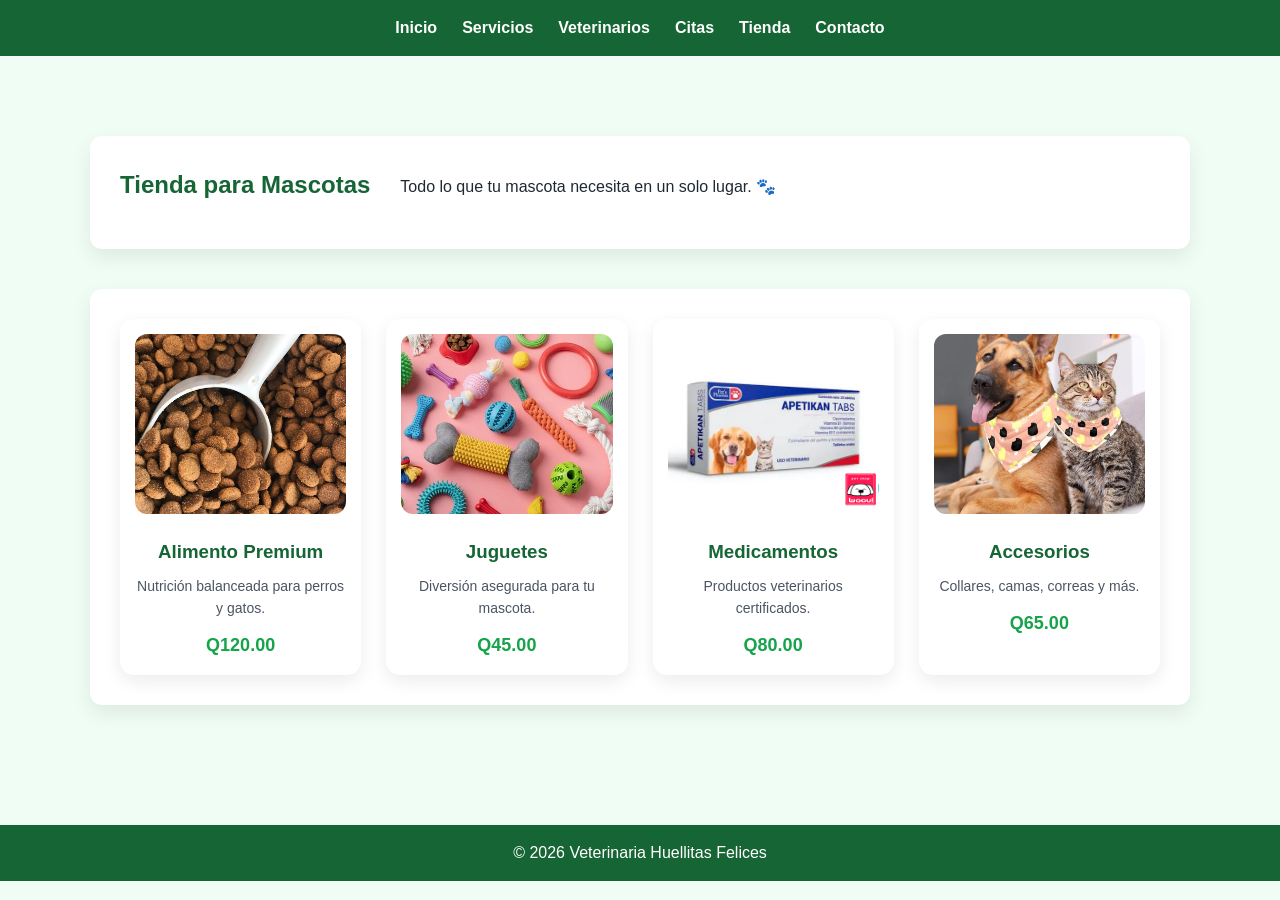
<file: vistas/tienda.html>
<!DOCTYPE html>
<html lang="es">
<head>
    <meta charset="UTF-8">
    <title>Tienda | Huellitas Felices</title>
    <link rel="stylesheet" href="../css/styles.css">
</head>
<body>

<header>
    <nav>
        <ul>
            <li><a href="../index.html">Inicio</a></li>
            <li><a href="servicios.html">Servicios</a></li>
            <li><a href="veterinarios.html">Veterinarios</a></li>
            <li><a href="citas.html">Citas</a></li>
            <li><a href="tienda.html" class="active">Tienda</a></li>
            <li><a href="contacto.html">Contacto</a></li>
        </ul>
    </nav>
</header>

<main>
    
    <!-- hero de la tienda -->
    <section class="section hero">
        <h1>Tienda para Mascotas</h1>
        <p>Todo lo que tu mascota necesita en un solo lugar. 🐾</p>
    </section>

    <!-- productos -->
    <section class="section tienda-grid">

        <div class="producto-card">
            <img src="../img/tienda/alimento.jpg" alt="Alimento para mascotas">
            <h3>Alimento Premium</h3>
            <p>Nutrición balanceada para perros y gatos.</p>
            <span class="precio">Q120.00</span>
        </div>

        <div class="producto-card">
            <img src="../img/tienda/juguete.jpg" alt="Juguetes para mascotas">
            <h3>Juguetes</h3>
            <p>Diversión asegurada para tu mascota.</p>
            <span class="precio">Q45.00</span>
        </div>

        <div class="producto-card">
            <img src="../img/tienda/medicina.jpg" alt="Medicamentos veterinarios">
            <h3>Medicamentos</h3>
            <p>Productos veterinarios certificados.</p>
            <span class="precio">Q80.00</span>
        </div>

        <div class="producto-card">
            <img src="../img/tienda/accesorio.jpg" alt="Accesorios para mascotas">
            <h3>Accesorios</h3>
            <p>Collares, camas, correas y más.</p>
            <span class="precio">Q65.00</span>
        </div>

    </section>
</main>

<footer>
    <p>© 2026 Veterinaria Huellitas Felices</p>
</footer>

</body>
</html>
</file>
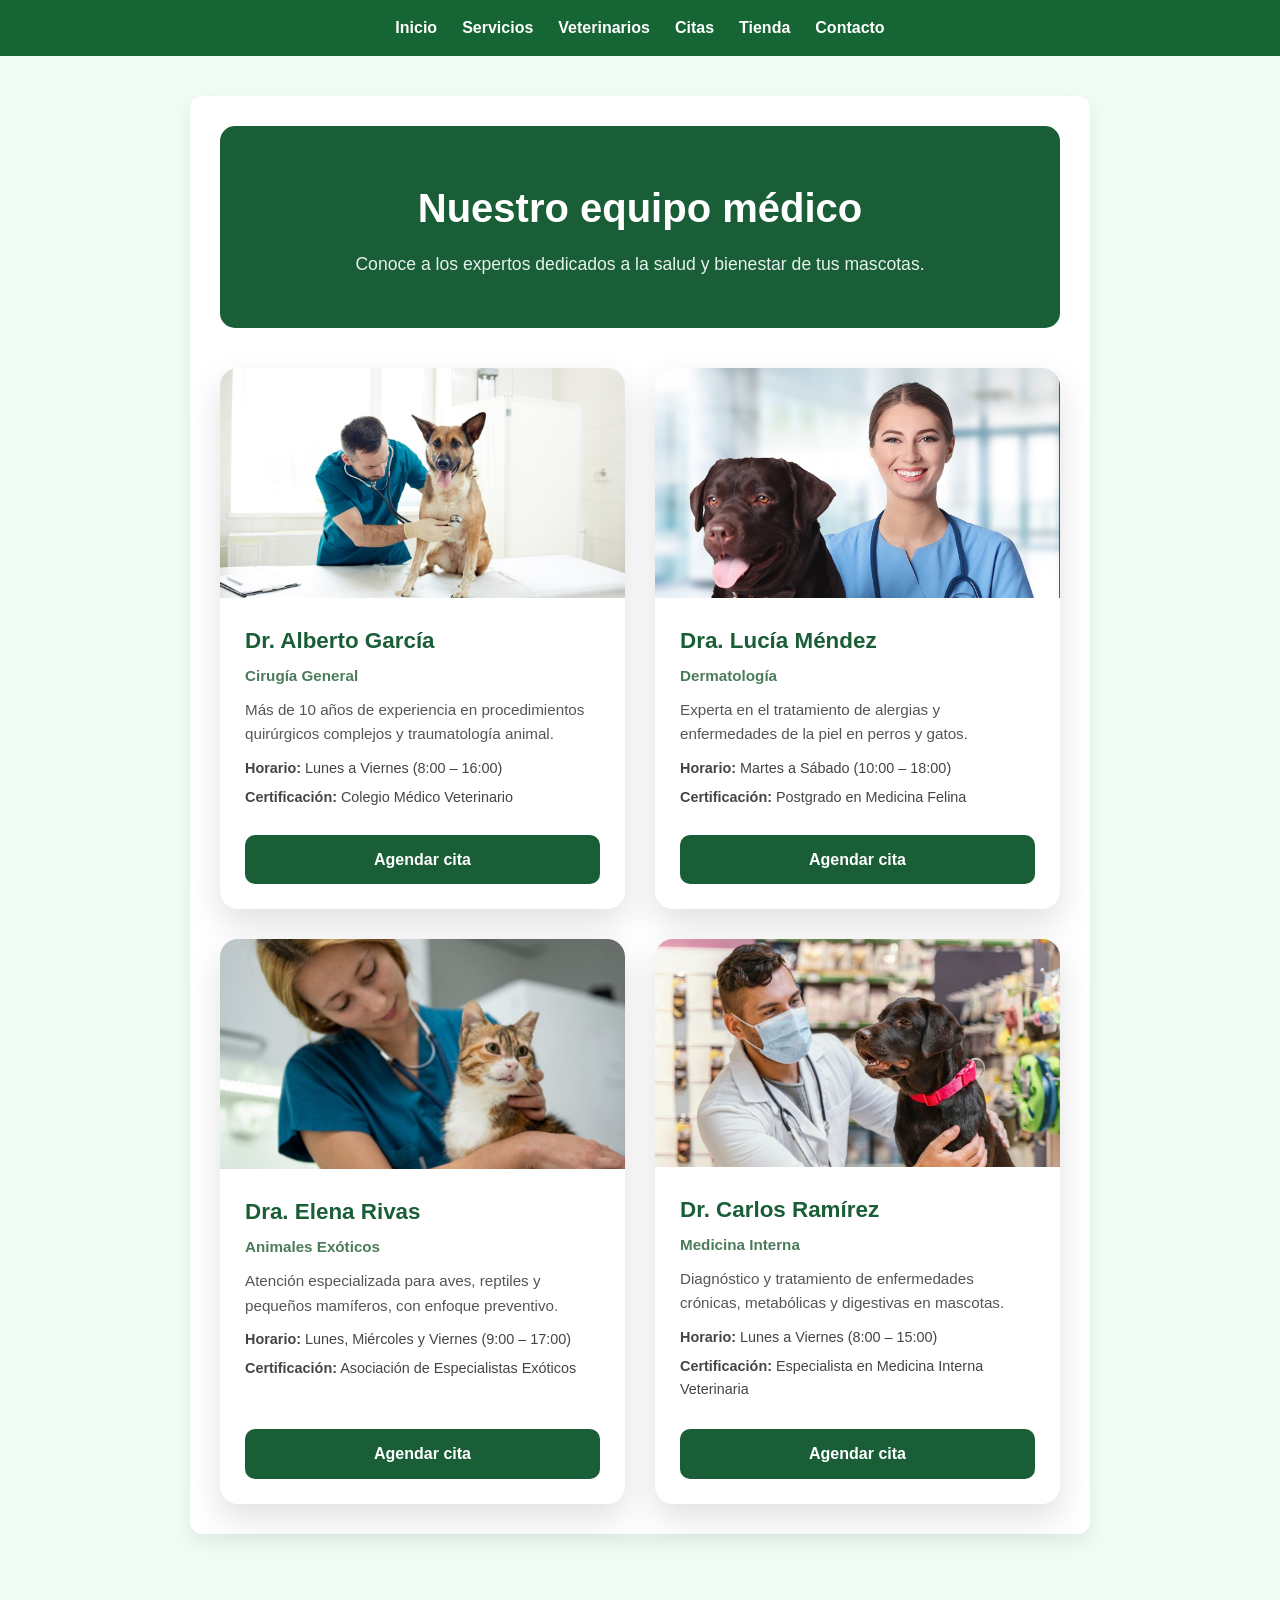
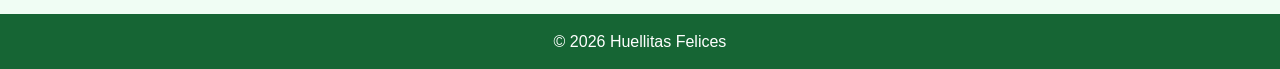
<file: vistas/veterinarios.html>
<!DOCTYPE html>
<html lang="es">
<head>
    <meta charset="UTF-8">
    <meta name="viewport" content="width=device-width, initial-scale=1.0">
    <title>Veterinarios | Huellitas Felices</title>
    <link rel="stylesheet" href="../css/styles.css">
</head>
<body>

<header>
    <nav aria-label="Menú principal">
        <ul>
            <li><a href="../index.html">Inicio</a></li>
            <li><a href="servicios.html">Servicios</a></li>
            <li><a href="veterinarios.html" aria-current="page">Veterinarios</a></li>
            <li><a href="citas.html">Citas</a></li>
            <li><a href="tienda.html">Tienda</a></li>
            <li><a href="contacto.html">Contacto</a></li>
        </ul>
    </nav>
</header>

<main>
    <section class="section equipo">
        <header class="section-header">
            <h1>Nuestro equipo médico</h1>
            <p>Conoce a los expertos dedicados a la salud y bienestar de tus mascotas.</p>
        </header>

        <div class="equipo-grid">

            <!-- Veterinario 1 -->
            <article class="veterinario-card">
                <img src="../img/veterinarios/vet1.jpg" alt="Dr. Alberto García, especialista en cirugía veterinaria">
                
                <div class="info-vet">
                    <h3>Dr. Alberto García</h3>
                    <p class="especialidad">Cirugía General</p>
                    <p class="bio">
                        Más de 10 años de experiencia en procedimientos quirúrgicos complejos y traumatología animal.
                    </p>

                    <ul class="detalles">
                        <li><strong>Horario:</strong> Lunes a Viernes (8:00 – 16:00)</li>
                        <li><strong>Certificación:</strong> Colegio Médico Veterinario</li>
                    </ul>

                    <a href="citas.html" class="btn-cita">Agendar cita</a>
                </div>
            </article>

            <!-- Veterinario 2 -->
            <article class="veterinario-card">
                <img src="../img/veterinarios/vet2.jpg" alt="Dra. Lucía Méndez, especialista en dermatología veterinaria">
                
                <div class="info-vet">
                    <h3>Dra. Lucía Méndez</h3>
                    <p class="especialidad">Dermatología</p>
                    <p class="bio">
                        Experta en el tratamiento de alergias y enfermedades de la piel en perros y gatos.
                    </p>

                    <ul class="detalles">
                        <li><strong>Horario:</strong> Martes a Sábado (10:00 – 18:00)</li>
                        <li><strong>Certificación:</strong> Postgrado en Medicina Felina</li>
                    </ul>

                    <a href="citas.html" class="btn-cita">Agendar cita</a>
                </div>
            </article>

            <!-- Veterinario 3 -->
            <article class="veterinario-card">
                <img src="../img/veterinarios/vet3.jpg" alt="Dra. Elena Rivas, especialista en animales exóticos">
                
                <div class="info-vet">
                    <h3>Dra. Elena Rivas</h3>
                    <p class="especialidad">Animales Exóticos</p>
                    <p class="bio">
                        Atención especializada para aves, reptiles y pequeños mamíferos, con enfoque preventivo.
                    </p>

                    <ul class="detalles">
                        <li><strong>Horario:</strong> Lunes, Miércoles y Viernes (9:00 – 17:00)</li>
                        <li><strong>Certificación:</strong> Asociación de Especialistas Exóticos</li>
                    </ul>

                    <a href="citas.html" class="btn-cita">Agendar cita</a>
                </div>
            </article>

            <!-- Veterinario 4 -->
            <article class="veterinario-card">
                <img src="../img/veterinarios/vet4.jpg" alt="Dr. Carlos Ramírez, especialista en medicina interna veterinaria">
            
                <div class="info-vet">
                    <h3>Dr. Carlos Ramírez</h3>
                    <p class="especialidad">Medicina Interna</p>
                    <p class="bio">
                        Diagnóstico y tratamiento de enfermedades crónicas, metabólicas y digestivas en mascotas.
                    </p>
            
                    <ul class="detalles">
                        <li><strong>Horario:</strong> Lunes a Viernes (8:00 – 15:00)</li>
                        <li><strong>Certificación:</strong> Especialista en Medicina Interna Veterinaria</li>
                    </ul>
            
                    <a href="citas.html" class="btn-cita">Agendar cita</a>
                </div>
            </article>

        </div>
    </section>
</main>

<footer>
    <p>&copy; 2026 Huellitas Felices</p>
</footer>

</body>
</html>
</file>
<file: css/styles.css>
/* reset del css */
* {
    margin: 0;
    padding: 0;
    box-sizing: border-box;
    font-family: Arial, Helvetica, sans-serif;
}

body {
    background-color: #f0fdf4;
    color: #1f2933;
    line-height: 1.6;
}

header {
    background-color: #166534;
    padding: 15px;
}

nav ul {
    display: flex;
    justify-content: center;
    gap: 25px;
    list-style: none;
}

nav ul li a {
    color: white;
    text-decoration: none;
    font-weight: bold;
}

nav ul li a:hover {
    text-decoration: underline;
}

main {
    padding: 40px 20px;
}

/* sección principal */
.section {
    max-width: 900px;
    margin: auto;
    background: white;
    padding: 30px;
    border-radius: 12px;
    box-shadow: 0 8px 20px rgba(0,0,0,0.08);
}

/* títulos */
.section h1,
.section h2 {
    color: #166534;
    margin-bottom: 15px;
}

.section p {
    margin-bottom: 10px;
}

/* formulario de citas */
.form-citas {
    margin-top: 25px;
}

/* eliminar bordes */
fieldset {
    border: none;
    padding: 0;
    margin-bottom: 20px;
}

legend {
    font-weight: bold;
    color: #166534;
    margin-bottom: 10px;
}

label {
    display: block;
    margin-top: 12px;
    font-weight: 600;
}

input,
select,
textarea {
    width: 100%;
    padding: 10px;
    margin-top: 6px;
    border: 1px solid #cbd5e1;
    border-radius: 6px;
    font-size: 14px;
}

input:focus,
select:focus,
textarea:focus {
    outline: none;
    border-color: #22c55e;
}

button {
    margin-top: 20px;
    background-color: #166534;
    color: white;
    border: none;
    padding: 12px 28px;
    border-radius: 6px;
    font-size: 15px;
    font-weight: bold;
    cursor: pointer;
}

button:hover {
    background-color: #14532d;
}

.card {
    margin-top: 20px;
    padding: 20px;
    border-left: 5px solid #22c55e;
    background-color: #ecfdf5;
}

footer {
    background-color: #166534;
    color: white;
    text-align: center;
    padding: 15px;
    margin-top: 40px;
}

/* hero */
.hero {
    max-width: 1100px;
    margin: 40px auto;
    display: flex;
    align-items: center;
    gap: 30px;
    padding: 30px;
}

.hero-texto {
    flex: 1;
}

.hero-texto h1 {
    color: #166534;
    font-size: 36px;
    margin-bottom: 15px;
}

.hero-texto p {
    font-size: 18px;
    margin-bottom: 20px;
}

.btn-principal {
    display: inline-block;
    background-color: #166534;
    color: white;
    padding: 12px 25px;
    border-radius: 6px;
    text-decoration: none;
    font-weight: bold;
}

.btn-principal:hover {
    background-color: #14532d;
}

.hero-imagen img {
    width: 100%;
    max-width: 420px;
    border-radius: 12px;
}

/* cards del inicio */
.cards-inicio {
    margin-top: 30px;
    display: flex;
    gap: 20px;
    flex-wrap: wrap;
}

.cards-inicio .card {
    flex: 1;
    min-width: 250px;
    background-color: #ecfdf5;
    border-left: none;
    border-radius: 10px;
    text-align: center;
}

.cards-inicio img {
    width: 100%;
    height: 180px;
    object-fit: cover;
    border-radius: 10px 10px 0 0;
}

.cards-inicio h3 {
    margin-top: 15px;
    color: #166534;
}

/* tienda */

.tienda-grid {
    max-width: 1100px;
    margin: 40px auto;
    display: grid;
    grid-template-columns: repeat(auto-fit, minmax(230px, 1fr));
    gap: 25px;
}

.producto-card {
    background: #ffffff;
    border-radius: 14px;
    padding: 15px;
    text-align: center;
    box-shadow: 0 6px 18px rgba(0,0,0,0.08);
    transition: transform 0.25s ease, box-shadow 0.25s ease;
}

.producto-card:hover {
    transform: translateY(-6px);
    box-shadow: 0 10px 25px rgba(0,0,0,0.12);
}

.producto-card img {
    width: 100%;
    height: 180px;
    object-fit: cover;
    border-radius: 12px;
}

.producto-card h3 {
    margin: 15px 0 8px;
    color: #166534;
}

.producto-card p {
    font-size: 14px;
    color: #4b5563;
}

.precio {
    display: block;
    margin-top: 12px;
    font-size: 18px;
    font-weight: bold;
    color: #16a34a;
}

/* contenedor principal */
.contacto-wrapper {
    display: flex;
    justify-content: center;
    align-items: center;
    padding: 60px 20px;
    background: linear-gradient(180deg, #f0fdf4, #ffffff);
}

/* tarjeta principal */
.contacto-card {
    background: #ffffff;
    border-radius: 22px;
    box-shadow: 0 20px 45px rgba(0,0,0,0.12);
    padding: 40px 35px;
    max-width: 520px;
    width: 100%;
    text-align: center;
    border-top: 10px solid #1a5e37;
}

/* titulo */
.contacto-card h1 {
    color: #1a5e37;
    margin-bottom: 30px;
    font-size: 2.3rem;
    font-weight: 700;
}

/* links de contacto */
.info-link {
    display: flex;
    flex-direction: column;
    text-decoration: none;
    background: #f9fbfa;
    margin-bottom: 14px;
    padding: 16px;
    border-radius: 14px;
    transition: all 0.25s ease;
    border: 1px solid #e5e7eb;
}

.info-link:hover {
    background: #e9f7ef;
    transform: translateY(-4px);
    box-shadow: 0 6px 15px rgba(26, 94, 55, 0.15);
    border-color: #1a5e37;
}

.info-link span {
    font-weight: 700;
    color: #1a5e37;
    font-size: 0.75rem;
    text-transform: uppercase;
    letter-spacing: 1px;
    margin-bottom: 6px;
}

.info-link p {
    margin: 0;
    font-size: 1.15rem;
    color: #2d2d2d;
}

/* redes sociales */
.redes-titulo {
    margin-top: 35px;
    margin-bottom: 10px;
    font-size: 0.85rem;
    color: #6b7280;
    text-transform: uppercase;
    letter-spacing: 2px;
    font-weight: 600;
}

.redes-grid {
    display: grid;
    grid-template-columns: repeat(2, 1fr);
    gap: 14px;
    margin-top: 15px;
    margin-bottom: 35px; /* espacio con el mapa */
}

.btn-social {
    display: flex;
    align-items: center;
    justify-content: center;
    padding: 14px;
    border-radius: 12px;
    text-decoration: none;
    color: white;
    font-size: 0.9rem;
    font-weight: 600;
    transition: transform 0.2s ease, box-shadow 0.2s ease, opacity 0.3s;
}

.btn-social:hover {
    transform: translateY(-2px);
    box-shadow: 0 6px 14px rgba(0,0,0,0.2);
    opacity: 0.95;
}

/* Colores redes */
.fb { background-color: #1877F2; }
.msgr { background-color: #0084FF; }
.inst { background: linear-gradient(45deg, #f09433, #dc2743, #bc1888); }
.wapp { background-color: #25D366; }

/* mapa */
.mapa-box {
    margin-top: 10px;
    border-radius: 18px;
    overflow: hidden;
    border: 2px solid #e9f7ef;
    height: 220px;
    box-shadow: 0 10px 25px rgba(0,0,0,0.12);
}

.mapa-box iframe {
    width: 100%;
    height: 100%;
    border: 0;
}

/* responsive */
@media (max-width: 480px) {
    .contacto-card {
        padding: 30px 25px;
    }

    .contacto-card h1 {
        font-size: 2rem;
    }

    .redes-grid {
        grid-template-columns: 1fr;
    }
}

/* grid de veterinarios */
.equipo-grid {
    display: grid;
    grid-template-columns: repeat(auto-fit, minmax(280px, 1fr));
    gap: 30px;
    max-width: 1200px;
    margin: 0 auto;
}

/* tarjeta veterinarios */
.veterinario-card {
    background-color: #ffffff;
    border-radius: 18px;
    overflow: hidden;
    box-shadow: 0 15px 35px rgba(0,0,0,0.12);
    transition: transform 0.3s ease, box-shadow 0.3s ease;
    display: flex;
    flex-direction: column;
}

.veterinario-card:hover {
    transform: translateY(-6px);
    box-shadow: 0 20px 45px rgba(0,0,0,0.18);
}

/* imagen */
.veterinario-card img {
    width: 100%;
    height: 230px;
    object-fit: cover;
}

/* info */
.info-vet {
    padding: 25px;
    display: flex;
    flex-direction: column;
    height: 100%;
}

.info-vet h3 {
    color: #1a5e37;
    font-size: 1.4rem;
    margin-bottom: 5px;
}

.especialidad {
    font-weight: 600;
    color: #4b7b5b;
    margin-bottom: 12px;
    font-size: 0.95rem;
}

.bio {
    font-size: 0.95rem;
    color: #555;
    margin-bottom: 15px;
}

/* lista detalles */
.detalles {
    list-style: none;
    font-size: 0.9rem;
    color: #444;
    margin-bottom: 20px;
}

.detalles li {
    margin-bottom: 6px;
}

/* boton */
.btn-cita {
    margin-top: auto;
    text-align: center;
    text-decoration: none;
    background-color: #1a5e37;
    color: white;
    padding: 12px;
    border-radius: 10px;
    font-weight: 600;
    transition: background-color 0.3s, transform 0.2s;
}

.btn-cita:hover {
    background-color: #13482a;
    transform: scale(1.03);
}

/* header de sección */
.section-header {
    background-color: #1a5e37;
    padding: 50px 30px;
    border-radius: 15px;
    margin-bottom: 40px;
    text-align: center;
}

/* título principal */
.section-header h1 {
    color: #ffffff;
    font-size: 2.5rem;
    margin-bottom: 10px;
}

/* texto descriptivo */
.section-header p {
    color: #e4f3eb;
    font-size: 1.1rem;
    max-width: 700px;
    margin: 0 auto;
    line-height: 1.6;
}

/* responsive */
@media (max-width: 480px) {
    .section-header h1 {
        font-size: 2rem;
    }

    .veterinario-card img {
        height: 200px;
    }
}

/* sección de servicios */
.section-servicios {
    max-width: 1200px;
    margin: 60px auto;
    padding: 0 20px;
}

.section-servicios h2 {
    text-align: center;
    font-size: 2.2rem;
    color: #1a5e37;
    margin-bottom: 10px;
}

.section-servicios > p {
    text-align: center;
    max-width: 700px;
    margin: 0 auto 40px;
    color: #555;
    font-size: 1rem;
}

/* grid de servicios */
.section-servicios {
    display: grid;
    grid-template-columns: repeat(auto-fit, minmax(250px, 1fr));
    gap: 30px;
}

/* card servicios */
.servicio {
    background: #ffffff;
    border-radius: 18px;
    padding: 30px 25px;
    box-shadow: 0 15px 35px rgba(0,0,0,0.12);
    transition: transform 0.3s ease, box-shadow 0.3s ease;
    position: relative;
    overflow: hidden;
}

/* efecto hover */
.servicio:hover {
    transform: translateY(-6px);
    box-shadow: 0 22px 45px rgba(0,0,0,0.18);
}

/* franja decorativa */
.servicio::before {
    content: "";
    position: absolute;
    top: 0;
    left: 0;
    height: 6px;
    width: 100%;
    background: linear-gradient(90deg, #1a5e37, #4caf50);
}

/* titulo */
.servicio h3 {
    font-size: 1.3rem;
    color: #1a5e37;
    margin-bottom: 12px;
    display: flex;
    align-items: center;
    gap: 10px;
}

/* texto */
.servicio p {
    font-size: 0.95rem;
    color: #555;
    line-height: 1.6;
}

/* sección compromisos */
.section-compromiso {
    max-width: 900px;
    margin: 70px auto;
    padding: 40px 30px;
    text-align: center;
    background: #ffffff;
    border-radius: 18px;
    box-shadow: 0 15px 35px rgba(0,0,0,0.08);
}

.section-compromiso h2 {
    font-size: 2rem;
    color: #1a5e37;
    margin-bottom: 15px;
    font-weight: 700;
}

.section-compromiso p {
    font-size: 1.05rem;
    color: #555;
    line-height: 1.7;
}

@media (max-width: 600px) {
    .section-header-servicios h1 {
        font-size: 2.2rem;
    }

    .section-compromiso {
        padding: 30px 20px;
    }
}
</file>
<file: css/personales.css>
/* Reset básico */
* {
    margin: 0;
    padding: 0;
    box-sizing: border-box;
    font-family: Arial, Helvetica, sans-serif;
}

/* Colores base */
body {
    background-color: #f5f7ff;
    color: #1e293b;
}

/* Header */
header {
    background-color: #3730a3;
    padding: 15px;
}

nav ul {
    display: flex;
    justify-content: center;
    gap: 20px;
    list-style: none;
    flex-wrap: wrap;
}

nav ul li a {
    color: #ffffff;
    text-decoration: none;
    font-weight: bold;
}

nav ul li a:hover {
    text-decoration: underline;
}

/* Contenido */
main {
    padding: 40px 20px;
}

h1 {
    text-align: center;
    color: #3730a3;
    margin-bottom: 35px;
}

/* Cards */
.cards {
    max-width: 900px;
    margin: auto;
    display: grid;
    grid-template-columns: repeat(auto-fit, minmax(220px, 1fr));
    gap: 25px;
}

.card {
    background-color: #ffffff;
    padding: 30px 20px;
    border-radius: 14px;
    box-shadow: 0 10px 25px rgba(0, 0, 0, 0.08);
    text-align: center;
    font-size: 16px;
    font-weight: 100;
    transition: transform 0.2s ease, box-shadow 0.2s ease;
}

.card:hover {
    transform: translateY(-5px);
    box-shadow: 0 15px 30px rgba(0, 0, 0, 0.12);
}

.card span {
    font-size: 36px;
    display: block;
    margin-bottom: 12px;
}

/* Footer */
footer {
    background-color: #3730a3;
    color: white;
    text-align: center;
    padding: 15px;
    margin-top: 60px;
}

.action-button {
    text-align: center;
    margin-top: 30px;
}

.action-button a {
    background-color: #166534;
    color: white;
    padding: 12px 28px;
    text-decoration: none;
    border-radius: 10px;
    font-weight: bold;
    transition: background-color 0.3s ease;
}

.action-button a:hover {
    background-color: #14532d;
}

.perfil-hero {
    background: linear-gradient(135deg, #f5f7ff, #f5f7ff);
    color: white;
    padding: 70px 20px;
    text-align: center;
}

.perfil-hero h1 {
    font-size: 2.2rem;
    margin-bottom: 10px;
}

.perfil-hero p {
    font-size: 1.1rem;
    opacity: 0.9;
}

.section-compromiso {
    max-width: 900px;
    margin: 60px auto;
    padding: 0 20px;
    text-align: center;
}

.section-compromiso h2 {
    font-size: 1.8rem;
    color: #1e40af;
    margin-bottom: 15px;
}

.section-compromiso p {
    font-size: 1rem;
    color: #374151;
    line-height: 1.6;
}

.section-servicios {
    background-color: #f8fafc;
    padding: 60px 20px;
}

.section-servicios h2 {
    text-align: center;
    font-size: 2rem;
    color: #1e40af;
    margin-bottom: 40px;
    position: relative;
}

.section-servicios h2::after {
    content: "";
    display: block;
    width: 80px;
    height: 4px;
    background-color: #2563eb;
    margin: 12px auto 0;
    border-radius: 2px;
}
</file>
